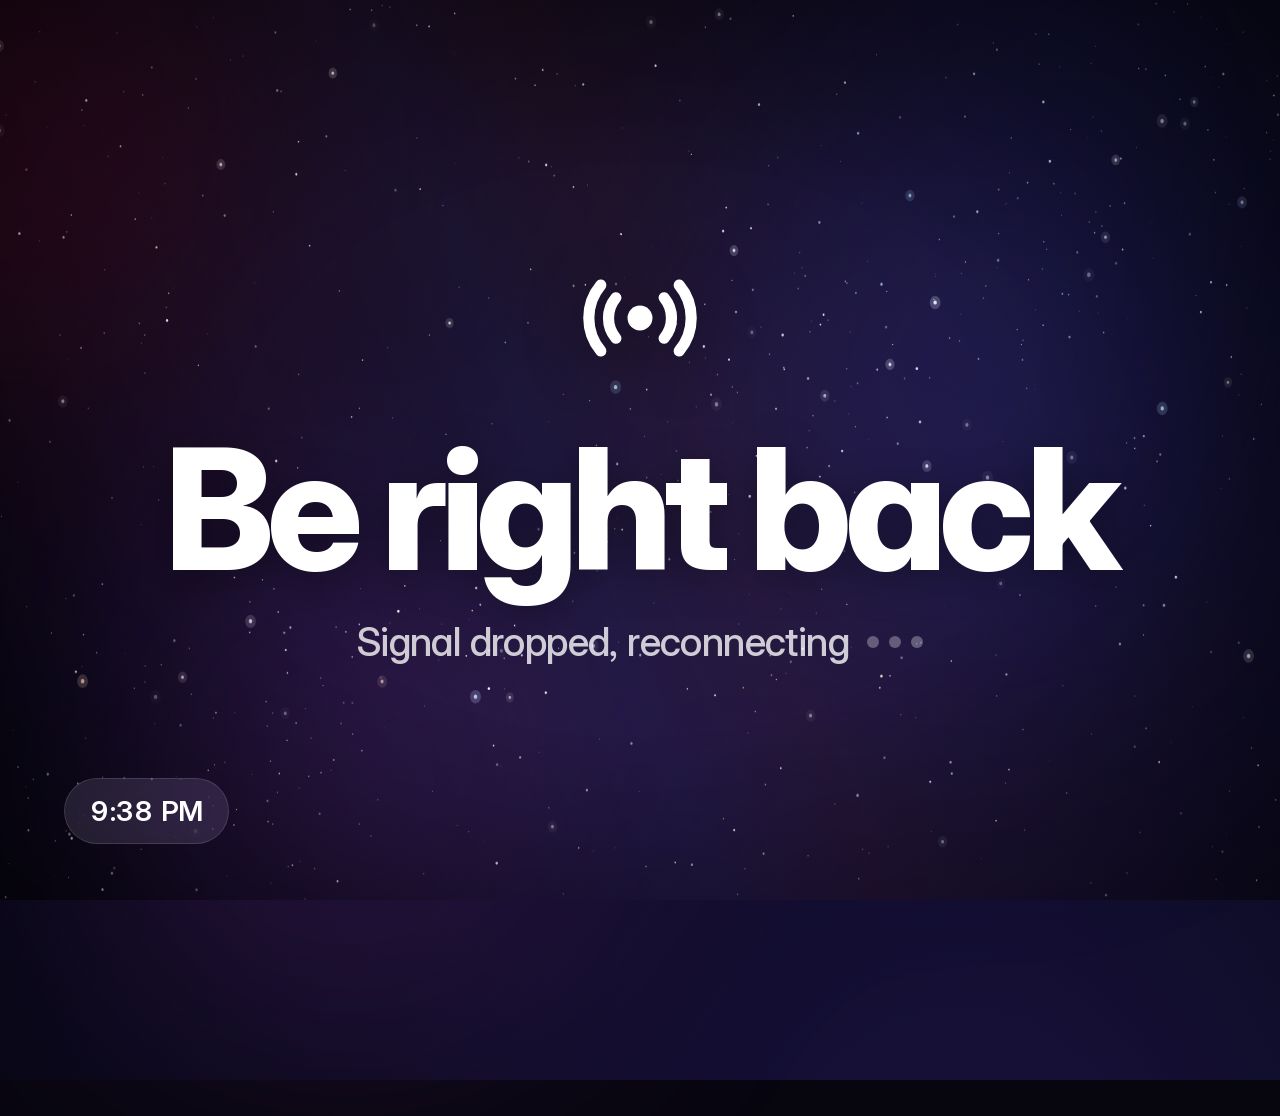
<file: overlays/brb.html>
<!doctype html>
<html lang="en">
<head>
  <meta charset="utf-8">
  <title>Be right back</title>
  <link rel="stylesheet" href="screen.css">
  <style>:root { --a: #ff2d55; --b: #5e5ce6; --c: #bf5af2; --d: #07060f; }</style>
  <script src="config.js"></script>
</head>
<body>
  <div class="mesh"><div class="blob b1"></div><div class="blob b2"></div><div class="blob b3"></div><div class="blob b4"></div></div>
  <div class="grain"></div>
  <div class="vignette"></div>
  <main class="stage">
    <div class="stack">
      <svg class="glyph" viewBox="0 0 512 512" aria-hidden="true">
        <g fill="none" stroke="#fff" stroke-width="34" stroke-linecap="round">
          <path class="wave" d="M329.5 194.3 A96 96 0 0 1 329.5 317.7"/><path class="wave" d="M182.5 317.7 A96 96 0 0 1 182.5 194.3"/>
          <path class="wave w2" d="M375.5 155.7 A156 156 0 0 1 375.5 356.3"/><path class="wave w2" d="M136.5 356.3 A156 156 0 0 1 136.5 155.7"/>
        </g>
        <circle cx="256" cy="256" r="38" fill="#fff"/>
      </svg>
      <h1 class="title" id="title">Be right back</h1>
      <p class="sub"><span id="sub">Signal dropped, reconnecting</span><span class="dots"><i></i><i></i><i></i></span></p>
    </div>
  </main>
  <footer class="footer">
    <span class="chip"><span class="live"></span><span id="channel"></span></span>
    <span class="chip clock" id="clock"></span>
  </footer>
  <script src="screen.js"></script>
</body>
</html>
</file>
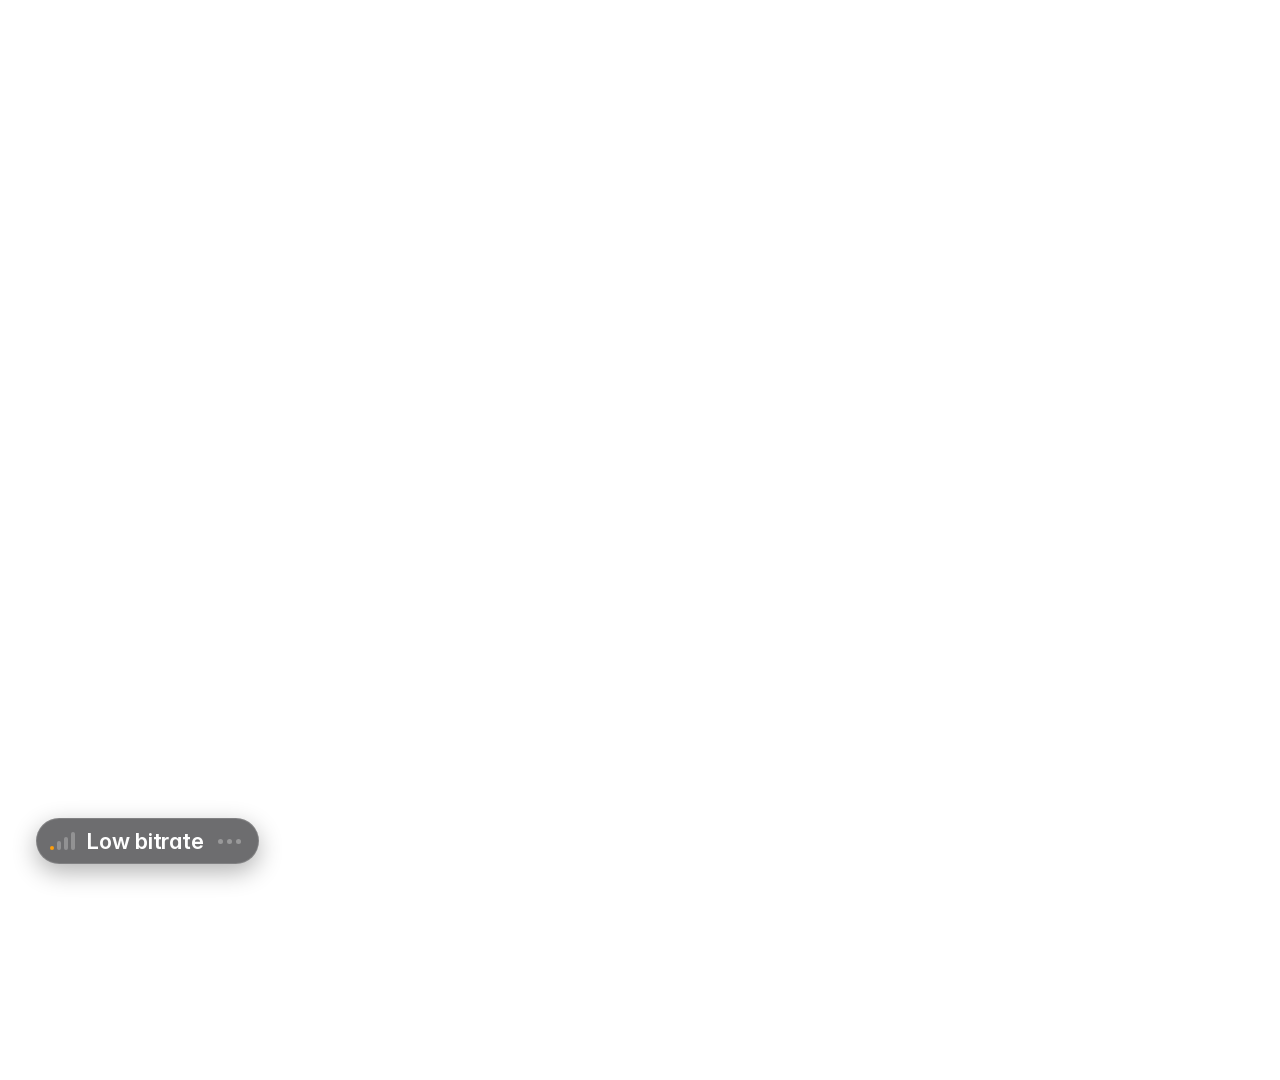
<file: overlays/low-bitrate.html>
<!doctype html>
<html lang="en">
<head>
  <meta charset="utf-8">
  <title>Low bitrate overlay</title>
  <script src="config.js"></script>
  <style>
    @font-face { font-family: 'Inter'; src: url('../dashboard/public/fonts/InterVariable.woff2') format('woff2'); font-weight: 100 900; }
    * { box-sizing: border-box; margin: 0; padding: 0; }
    html, body { width: 1920px; height: 1080px; overflow: hidden; background: transparent; }
    body { font-family: 'Inter', system-ui, sans-serif; color: #fff; -webkit-font-smoothing: antialiased; font-feature-settings: 'cv11', 'ss03'; }
    /* One small line in the bottom-left corner, so it never covers the stream */
    .pill {
      position: absolute; left: 36px; bottom: 36px;
      display: flex; align-items: center; gap: 12px; padding: 10px 18px 10px 14px; border-radius: 999px; white-space: nowrap;
      background: rgba(20, 20, 24, .62); backdrop-filter: blur(20px) saturate(170%); -webkit-backdrop-filter: blur(20px) saturate(170%);
      box-shadow: inset 0 0 0 1px rgba(255,255,255,.14), 0 8px 24px rgba(0,0,0,.3);
      font-size: 22px; font-weight: 600; letter-spacing: -0.01em; font-variant-numeric: tabular-nums;
      animation: in .5s cubic-bezier(.2,.8,.2,1) both;
    }
    @keyframes in { from { opacity: 0; transform: translateY(16px); } to { opacity: 1; transform: none; } }
    .bars { display: flex; align-items: flex-end; gap: 3px; height: 18px; }
    .bars i { width: 4px; border-radius: 2px; background: rgba(255,255,255,.25); }
    .bars i:nth-child(1) { height: 25%; } .bars i:nth-child(2) { height: 50%; } .bars i:nth-child(3) { height: 75%; } .bars i:nth-child(4) { height: 100%; }
    .bars i.on { background: #ff9f0a; animation: blink 1.2s ease-in-out infinite; }
    @keyframes blink { 0%,100% { opacity: 1; } 50% { opacity: .35; } }
    .kbps { color: #ffb340; }
    .sep { color: rgba(255,255,255,.45); }
    .dots { display: inline-flex; gap: 4px; margin-left: 2px; }
    .dots i { width: 5px; height: 5px; border-radius: 50%; background: #fff; opacity: .3; animation: dot 1.4s ease-in-out infinite; }
    .dots i:nth-child(2) { animation-delay: .2s; } .dots i:nth-child(3) { animation-delay: .4s; }
    @keyframes dot { 0%,100% { opacity: .25; } 40% { opacity: 1; } }
  </style>
</head>
<body>
  <div class="pill" role="status">
    <span class="bars" id="bars" aria-hidden="true"><i class="on"></i><i></i><i></i><i></i></span>
    <span id="title">Low bitrate</span>
    <span class="sep" id="sep" hidden>·</span>
    <span class="kbps" id="kbps" hidden></span>
    <span class="dots" aria-hidden="true"><i></i><i></i><i></i></span>
  </div>
  <script>
    // Shows the live bitrate from go-irl (bonded feed) when available.
    (function () {
      const cfg = window.IRLHK || {};
      const q = new URLSearchParams(location.search);
      if (q.get('title')) document.getElementById('title').textContent = q.get('title');
      const kbpsEl = document.getElementById('kbps'), sep = document.getElementById('sep'), bars = [...document.querySelectorAll('#bars i')];
      let last = 0;
      function show(kbps) {
        last = Date.now();
        const lit = kbps < 400 ? 1 : kbps < 800 ? 2 : kbps < 1500 ? 3 : 4;
        bars.forEach((b, i) => b.classList.toggle('on', i < lit));
        kbpsEl.textContent = kbps.toLocaleString() + ' kbps'; kbpsEl.hidden = sep.hidden = false;
      }
      setInterval(() => { if (Date.now() - last > 4000) { kbpsEl.hidden = sep.hidden = true; bars.forEach((b, i) => b.classList.toggle('on', i === 0)); } }, 1000);
      function connect() {
        let ws; try { ws = new WebSocket(cfg.goirlWs || 'ws://127.0.0.1:8888/ws'); } catch { return setTimeout(connect, 5000); }
        ws.onmessage = (e) => { try { const m = JSON.parse(e.data); if (m.type === 'reader' && m.stats) show(Math.round((m.stats.Instantaneous?.MbpsRecvRate || 0) * 1000)); } catch {} };
        ws.onclose = () => setTimeout(connect, 3000);
        ws.onerror = () => {};
      }
      connect();
    })();
  </script>
</body>
</html>
</file>
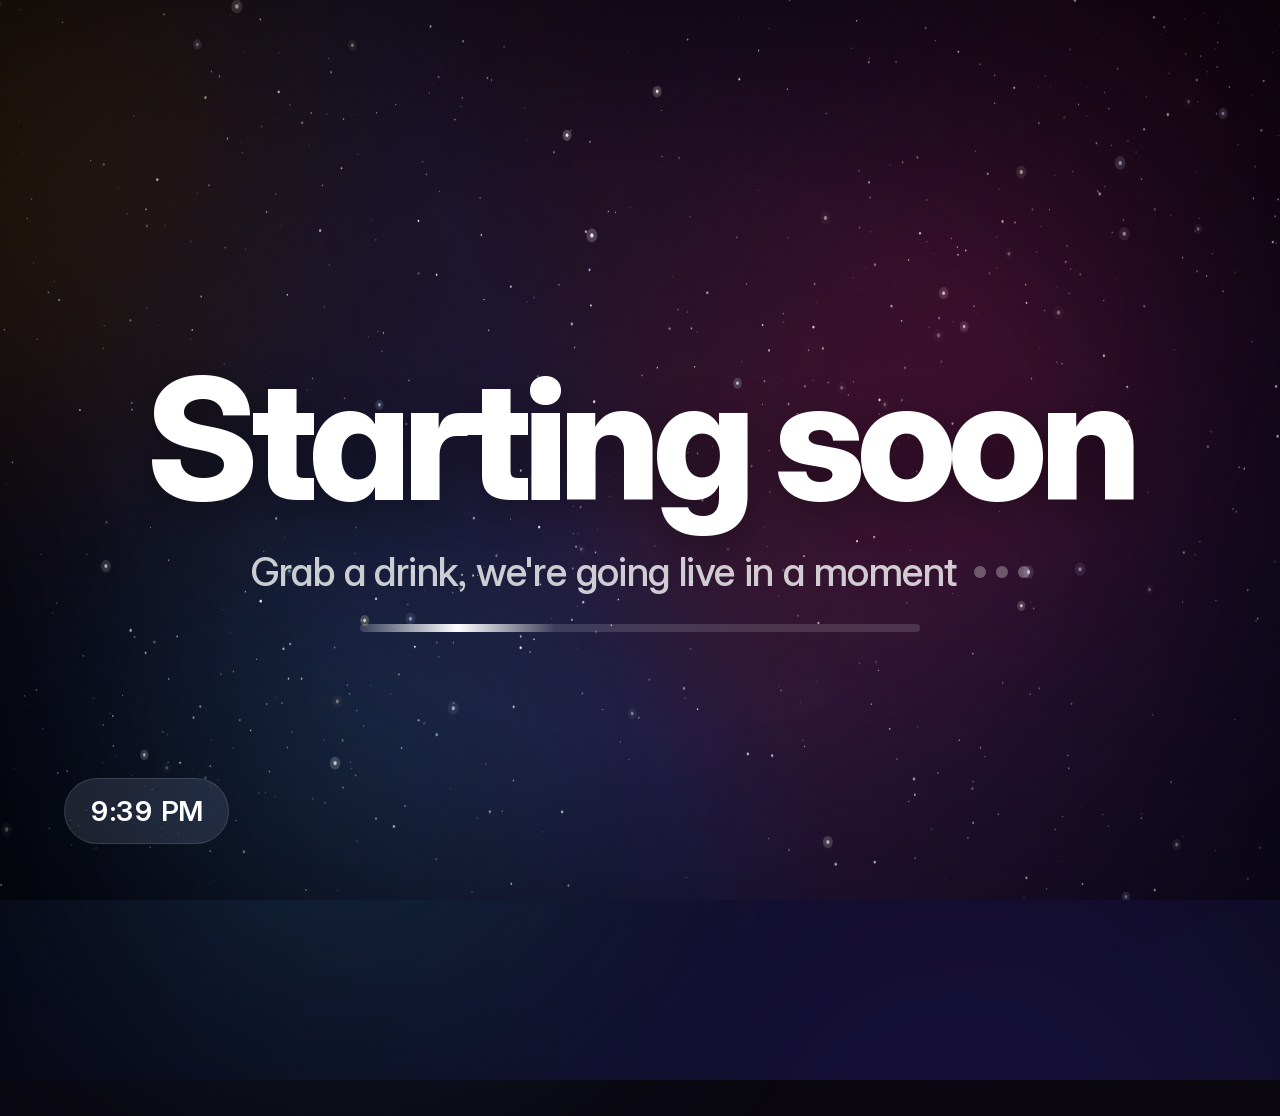
<file: overlays/starting.html>
<!doctype html>
<html lang="en">
<head>
  <meta charset="utf-8">
  <title>Starting soon</title>
  <link rel="stylesheet" href="screen.css">
  <style>
    :root { --a: #ff9f0a; --b: #ff2d55; --c: #64d2ff; --d: #0a0710; }
    .bars { display: flex; align-items: flex-end; gap: 10px; height: 64px; }
    .bars i { width: 12px; border-radius: 6px; background: #fff; animation: eq 1.1s ease-in-out infinite; }
    .bars i:nth-child(1) { animation-delay: -.9s; } .bars i:nth-child(2) { animation-delay: -.3s; } .bars i:nth-child(3) { animation-delay: -.6s; }
    .bars i:nth-child(4) { animation-delay: -.1s; } .bars i:nth-child(5) { animation-delay: -.75s; }
    @keyframes eq { 0%,100% { height: 18%; opacity: .5; } 50% { height: 100%; opacity: 1; } }
    .progress { width: 560px; height: 8px; border-radius: 999px; background: rgba(255,255,255,.14); overflow: hidden; }
    .progress span { display: block; height: 100%; width: 35%; border-radius: 999px; background: linear-gradient(90deg, transparent, #fff, transparent); animation: sweep 2.6s cubic-bezier(.4,0,.2,1) infinite; }
    @keyframes sweep { from { transform: translateX(-120%); } to { transform: translateX(320%); } }
  </style>
  <script src="config.js"></script>
</head>
<body>
  <div class="mesh"><div class="blob b1"></div><div class="blob b2"></div><div class="blob b3"></div><div class="blob b4"></div></div>
  <div class="grain"></div>
  <div class="vignette"></div>
  <main class="stage">
    <div class="stack">
      <div class="bars" aria-hidden="true"><i></i><i></i><i></i><i></i><i></i></div>
      <h1 class="title" id="title">Starting soon</h1>
      <p class="sub"><span id="sub">Grab a drink, we're going live in a moment</span><span class="dots"><i></i><i></i><i></i></span></p>
      <div class="progress" aria-hidden="true"><span></span></div>
    </div>
  </main>
  <footer class="footer">
    <span class="chip"><span class="live"></span><span id="channel"></span></span>
    <span class="chip clock" id="clock"></span>
  </footer>
  <script src="screen.js"></script>
</body>
</html>
</file>
<file: overlays/screen.css>
/* Shared look for the IRL Homekit full-screen scenes (1920x1080 OBS browser sources). */
@font-face {
  font-family: 'Inter';
  src: url('../dashboard/public/fonts/InterVariable.woff2') format('woff2');
  font-weight: 100 900;
  font-display: block;
}
:root { --a: #ff2d55; --b: #5e5ce6; --c: #ff9f0a; --d: #0a0a12; }
* { box-sizing: border-box; margin: 0; padding: 0; }
html, body { width: 1920px; height: 1080px; overflow: hidden; background: var(--d); color: #fff; }
body { font-family: 'Inter', system-ui, sans-serif; -webkit-font-smoothing: antialiased; font-feature-settings: 'cv11', 'ss03'; }

/* animated mesh: big blurred colour blobs drifting on slow, offset loops */
.mesh { position: absolute; inset: -20%; filter: blur(120px) saturate(140%); opacity: .9; }
.blob { position: absolute; width: 52vmax; height: 52vmax; border-radius: 50%; mix-blend-mode: screen; will-change: transform; }
.blob.b1 { background: radial-gradient(circle at 30% 30%, var(--a), transparent 62%); top: 5%; left: 0%; animation: drift1 26s ease-in-out infinite; }
.blob.b2 { background: radial-gradient(circle at 60% 40%, var(--b), transparent 62%); top: 25%; left: 45%; animation: drift2 32s ease-in-out infinite; }
.blob.b3 { background: radial-gradient(circle at 50% 50%, var(--c), transparent 60%); top: 50%; left: 15%; animation: drift3 38s ease-in-out infinite; }
.blob.b4 { background: radial-gradient(circle at 50% 50%, var(--b), transparent 60%); top: -10%; left: 60%; animation: drift1 44s ease-in-out infinite reverse; opacity: .7; }
@keyframes drift1 { 0%,100% { transform: translate(0,0) scale(1); } 33% { transform: translate(18vw,10vh) scale(1.15); } 66% { transform: translate(-8vw,18vh) scale(.9); } }
@keyframes drift2 { 0%,100% { transform: translate(0,0) scale(1.05); } 40% { transform: translate(-22vw,-8vh) scale(.88); } 75% { transform: translate(6vw,14vh) scale(1.2); } }
@keyframes drift3 { 0%,100% { transform: translate(0,0) scale(.95); } 30% { transform: translate(20vw,-16vh) scale(1.1); } 70% { transform: translate(30vw,4vh) scale(.92); } }

/* film grain + vignette for depth */
.grain { position: absolute; inset: 0; opacity: .08; mix-blend-mode: overlay; pointer-events: none;
  background-image: url("data:image/svg+xml,%3Csvg xmlns='http://www.w3.org/2000/svg' width='220' height='220'%3E%3Cfilter id='n'%3E%3CfeTurbulence type='fractalNoise' baseFrequency='.9' numOctaves='2' stitchTiles='stitch'/%3E%3C/filter%3E%3Crect width='100%25' height='100%25' filter='url(%23n)'/%3E%3C/svg%3E");
  animation: grain 1s steps(4) infinite; }
@keyframes grain { 0% { transform: translate(0,0); } 25% { transform: translate(-3%,2%); } 50% { transform: translate(2%,-3%); } 75% { transform: translate(-2%,-1%); } 100% { transform: translate(0,0); } }
.vignette { position: absolute; inset: 0; background: radial-gradient(ellipse at center, transparent 45%, rgba(0,0,0,.55) 100%); pointer-events: none; }

/* night-sky mode: canvas stars over a deep gradient; the colour mesh becomes a soft aurora */
.stars { position: absolute; inset: 0; width: 100%; height: 100%; }
body.bg-stars { background: radial-gradient(ellipse at 50% 120%, #1a1240 0%, #0b0a1f 45%, #04040b 100%); }
body.bg-stars .mesh { opacity: .38; filter: blur(140px) saturate(130%); }
body.bg-stars .grain { opacity: .05; }
/* GIF / video background */
.bg-media-el { position: absolute; inset: 0; width: 100%; height: 100%; object-fit: cover; }
body.bg-media .mesh { opacity: .25; }
body.bg-media .vignette { background: radial-gradient(ellipse at center, rgba(0,0,0,.15) 30%, rgba(0,0,0,.7) 100%); }

/* content */
.stage { position: absolute; inset: 0; display: grid; place-items: center; text-align: center; }
.stack { display: grid; justify-items: center; gap: 28px; animation: rise 1.2s cubic-bezier(.2,.8,.2,1) both; }
.glyph { width: 168px; height: 168px; filter: drop-shadow(0 10px 30px rgba(0,0,0,.35)); }
.title { font-size: 168px; font-weight: 800; letter-spacing: -0.045em; line-height: .95; text-shadow: 0 8px 40px rgba(0,0,0,.35); }
.sub { font-size: 40px; font-weight: 500; letter-spacing: -0.015em; color: rgba(255,255,255,.78); display: inline-flex; align-items: center; gap: 18px; }
.dots { display: inline-flex; gap: 10px; }
.dots i { width: 12px; height: 12px; border-radius: 50%; background: #fff; opacity: .3; animation: dot 1.4s ease-in-out infinite; }
.dots i:nth-child(2) { animation-delay: .2s; } .dots i:nth-child(3) { animation-delay: .4s; }
@keyframes dot { 0%,100% { opacity: .25; transform: translateY(0); } 40% { opacity: 1; transform: translateY(-6px); } }
@keyframes rise { from { opacity: 0; transform: translateY(30px) scale(.98); } to { opacity: 1; transform: none; } }

/* frosted footer: channel name + clock */
.footer { position: absolute; left: 64px; right: 64px; bottom: 56px; display: flex; justify-content: space-between; align-items: center; }
.chip { display: inline-flex; align-items: center; gap: 14px; padding: 16px 26px; border-radius: 999px; font-size: 28px; font-weight: 600; letter-spacing: -0.01em;
  background: rgba(255,255,255,.10); backdrop-filter: blur(24px) saturate(160%); -webkit-backdrop-filter: blur(24px) saturate(160%);
  box-shadow: inset 0 0 0 1px rgba(255,255,255,.12); }
.chip .live { width: 14px; height: 14px; border-radius: 50%; background: var(--a); box-shadow: 0 0 0 6px color-mix(in srgb, var(--a) 30%, transparent); animation: pulse 1.8s ease-in-out infinite; }
.clock { font-variant-numeric: tabular-nums; font-feature-settings: 'tnum'; }
@keyframes pulse { 0%,100% { transform: scale(1); opacity: 1; } 50% { transform: scale(.75); opacity: .5; } }

/* radio-wave glyph animation */
.wave { transform-origin: 50% 50%; animation: wave 2.4s ease-in-out infinite; }
.wave.w2 { animation-delay: .3s; }
@keyframes wave { 0%,100% { opacity: .35; } 50% { opacity: 1; } }
</file>
